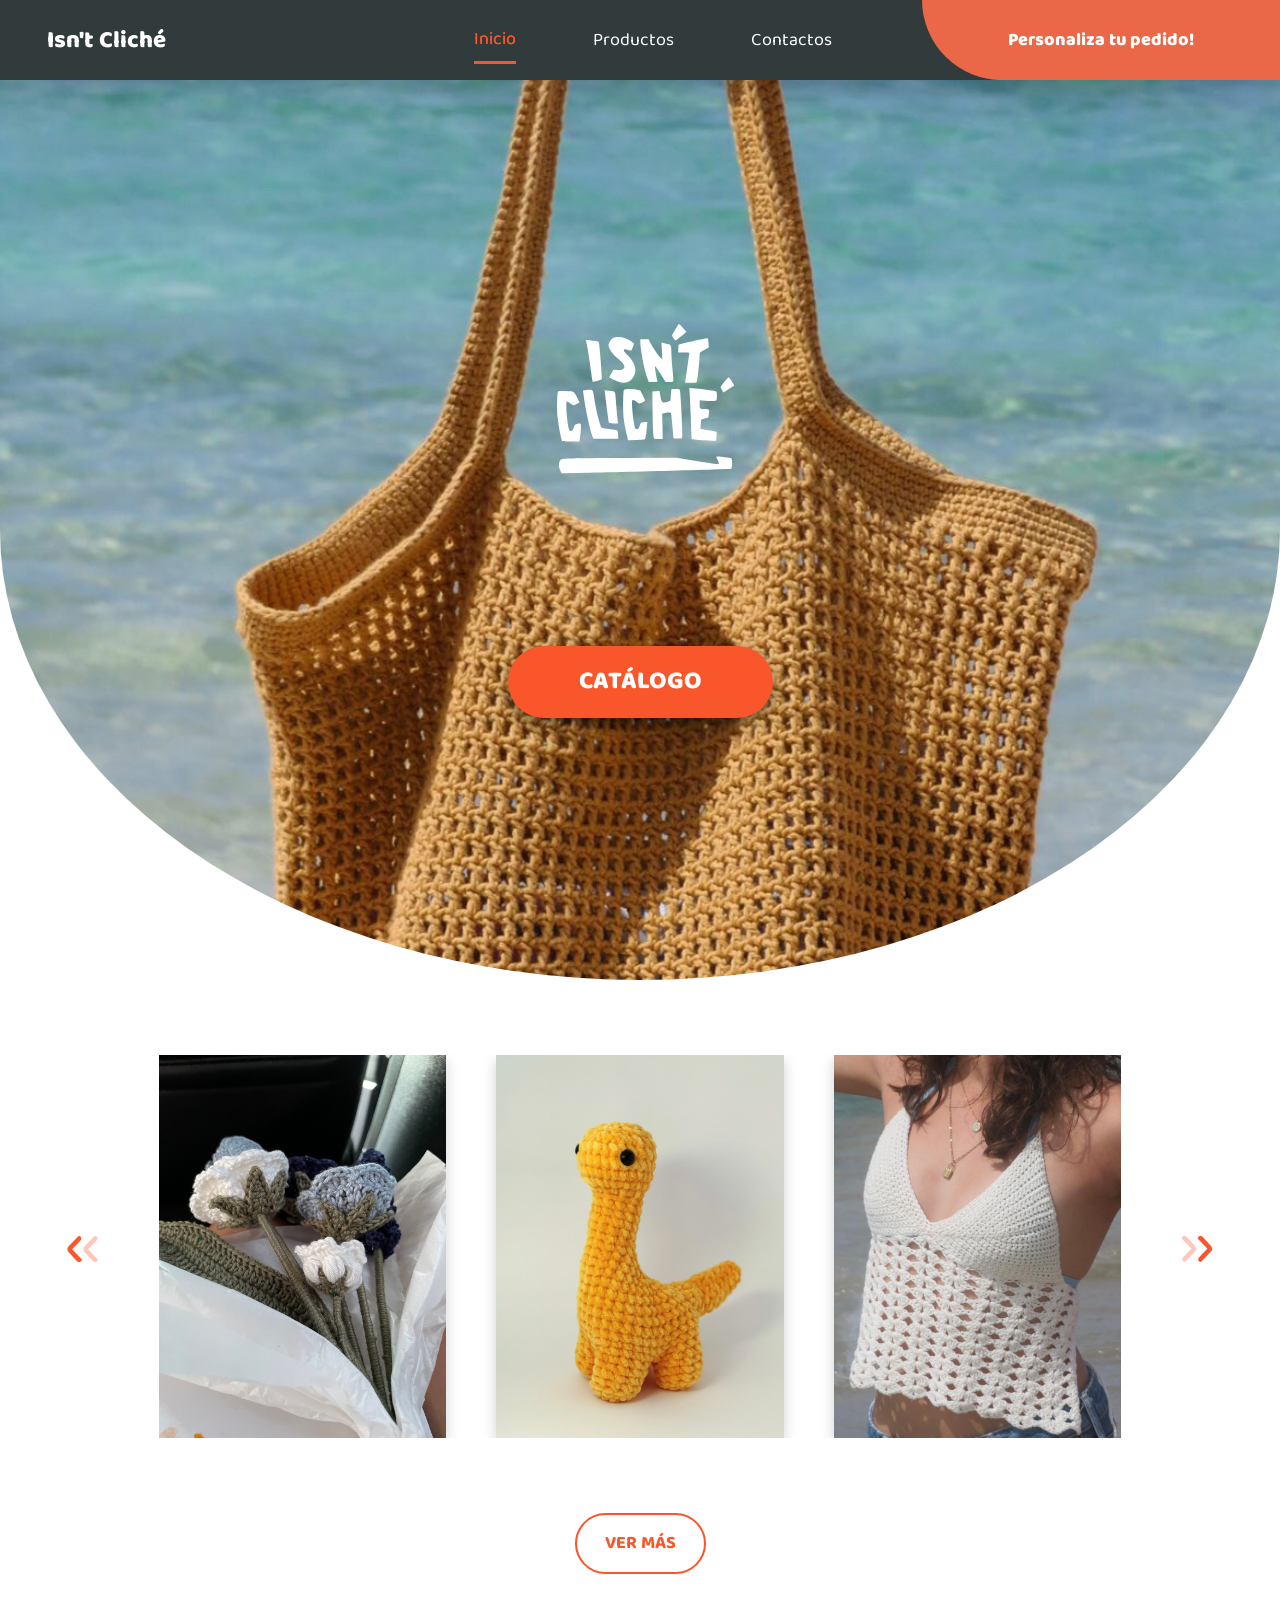
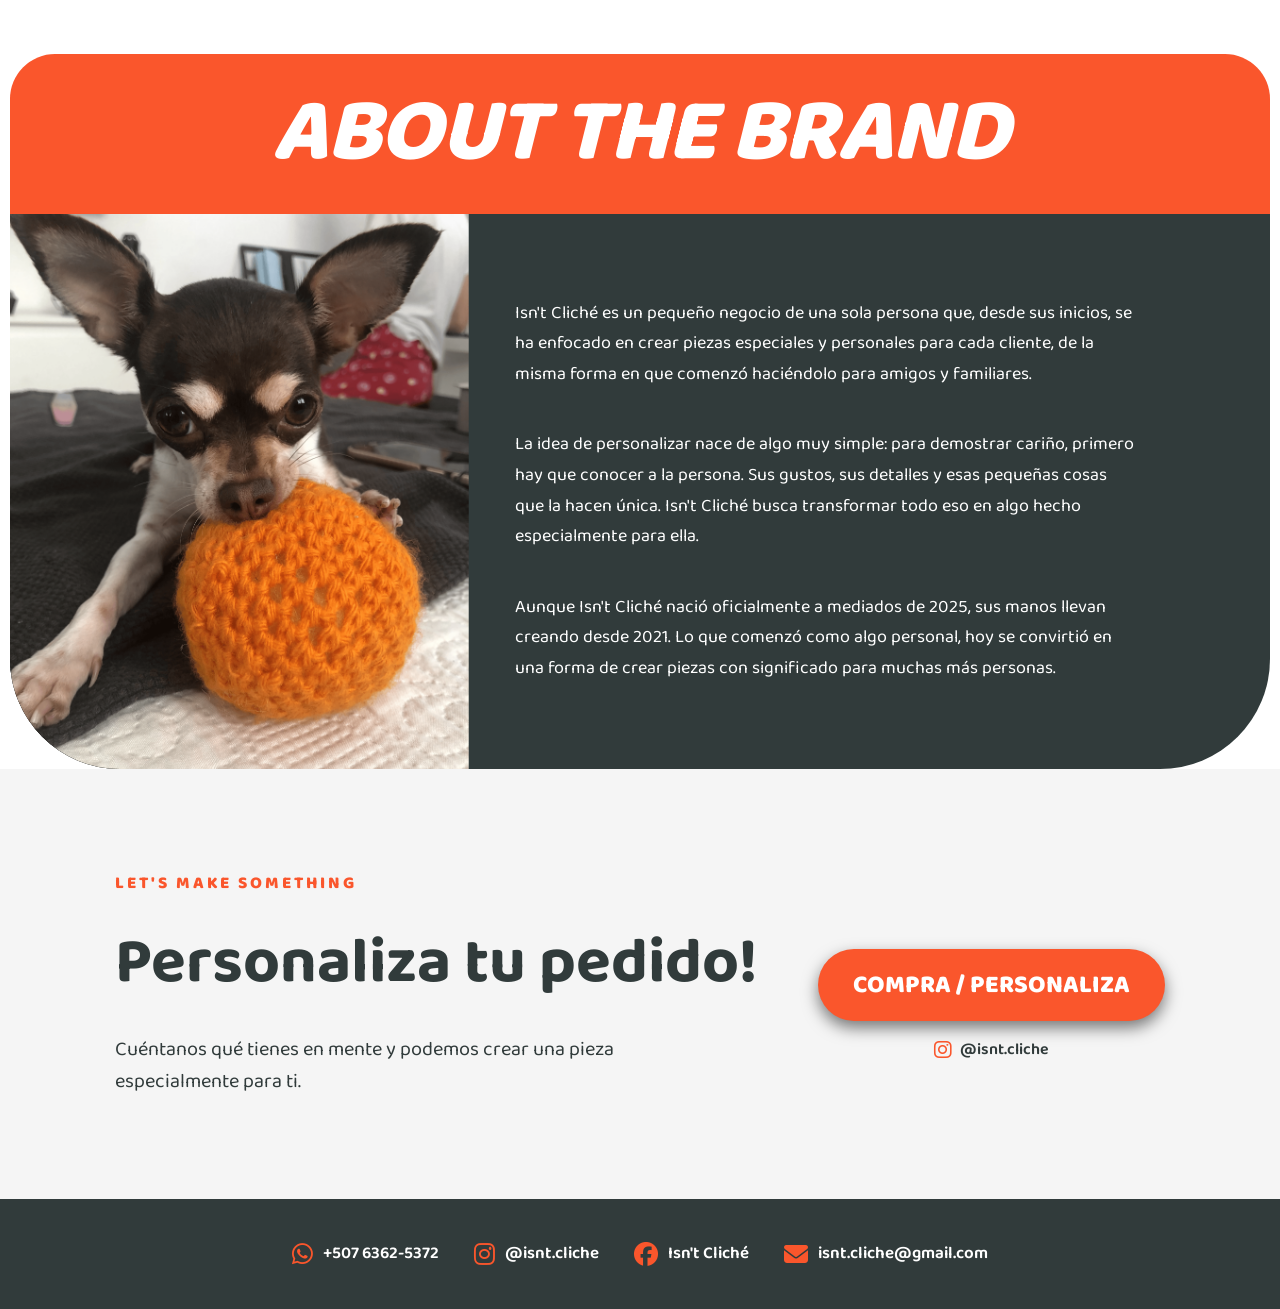
<file: index.html>
<!DOCTYPE html>
<html lang="es">
<head>
  <link rel="preconnect" href="https://fonts.googleapis.com">
  <link rel="preconnect" href="https://fonts.gstatic.com" crossorigin>
  <link href="https://fonts.googleapis.com/css2?family=Baloo+Bhai+2:wght@400;500;600;700;800&display=swap" rel="stylesheet">
  <meta charset="UTF-8">
  <meta name="viewport" content="width=device-width, initial-scale=1.0">
  <title>Isn't Cliché</title>
  <link rel="stylesheet" href="styles.css">
  <link
    rel="stylesheet"
    href="https://cdnjs.cloudflare.com/ajax/libs/font-awesome/6.5.2/css/all.min.css"
  >
</head>

<body>
  <!-- =========================
       FIXED NAVIGATION
       ========================= -->
  <header class="navbar">
    <a class="brand-name" href="#inicio">Isn't Cliché</a>

    <nav class="nav-links" aria-label="Navegación principal">
      <a class="active" href="#inicio">Inicio</a>
      <a href="#productos">Productos</a>
      <a href="#contactos">Contactos</a>
    </nav>

    <a class="custom-order" href="#contactos">Personaliza tu pedido!</a>
  </header>

  <main>
    <!-- =========================
         HERO / INICIO
         ========================= -->
    <section id="inicio" class="hero">
      <div class="hero-image"></div>

      <div class="hero-overlay">
        <div class="hero-logo">
          <svg viewBox="69 186 69 59" aria-label="Isn't Cliché logo" role="img">
            <path fill="currentColor" d="m 71.015786,242.9022 c -0.629231,-1.23339 -0.686898,-2.65261 -0.149972,-3.69091 0.373617,-0.7225 0.462173,-0.74851 3.108854,-0.91323 1.498355,-0.0933 11.475376,-0.182 22.171157,-0.19722 l 19.446875,-0.0277 7.57746,1.21862 c 4.16761,0.67024 7.82878,1.21862 8.13594,1.21862 0.71038,0 0.70838,-0.50943 -0.007,-1.72151 -0.33297,-0.56435 -0.46785,-1.0554 -0.32823,-1.19501 0.24245,-0.24245 5.09482,0.32075 5.63388,0.65391 0.40781,0.25204 0.37016,3.71749 -0.044,4.05404 -0.27209,0.22107 -55.907899,1.67608 -63.23004,1.65362 l -1.78056,-0.005 z m 0.698578,-11.32147 c -0.391573,-0.64205 -1.530918,-6.79922 -1.776359,-9.59969 -0.296586,-3.38404 -0.10861,-9.14483 0.306776,-9.40155 0.349951,-0.21628 4.498246,-0.15088 5.395836,0.0851 0.651907,0.17137 0.969351,0.56221 1.77641,2.18715 l 0.982659,1.97849 -1.209452,0.6148 c -1.201003,0.6105 -1.213414,0.61119 -1.77641,0.0992 -0.555743,-0.50539 -1.576349,-1.11088 -1.872479,-1.11088 -0.580213,0 0.260047,9.62555 0.954142,10.93012 0.472418,0.88792 1.321417,0.4374 1.712378,-0.90868 0.304855,-1.04961 0.472988,-1.24688 1.183878,-1.38906 1.519842,-0.30397 1.556166,-0.27412 1.556166,1.27869 0,0.79442 -0.133536,2.34223 -0.296747,3.43958 l -0.296746,1.99518 h -3.259514 c -1.792732,0 -3.313974,-0.0893 -3.380538,-0.19843 z m 52.774286,-0.35816 c -1.65567,-0.11904 -3.04185,-0.25087 -3.0804,-0.29294 -0.0386,-0.0421 -0.20322,-3.82698 -0.36592,-8.41088 -0.1627,-4.58391 -0.36482,-8.9767 -0.44915,-9.76176 l -0.15334,-1.42738 2.33893,0.18277 c 2.58925,0.20233 7.75816,0.91805 8.08385,1.11933 0.23873,0.14755 0.28376,2.7677 0.0577,3.35684 -0.14708,0.38327 -2.04386,0.40569 -5.47188,0.0647 l -0.99219,-0.0987 v 1.53401 c 0,1.72444 0.13375,1.85263 1.93987,1.85927 1.69889,0.006 1.88879,0.22927 1.60723,1.88766 l -0.23981,1.41247 -1.35349,0.36105 -1.35348,0.36105 -0.16253,1.74046 c -0.0894,0.95725 -0.13233,1.77066 -0.0954,1.80756 0.0369,0.0369 1.4058,0.29455 3.04198,0.57254 1.63618,0.27798 3.02363,0.55418 3.08322,0.61377 0.0596,0.0596 0.041,0.85127 -0.0413,1.75928 l -0.1497,1.65094 -1.6169,-0.0378 c -0.8893,-0.0208 -2.97154,-0.13518 -4.6272,-0.25422 z M 96.3275,228.42726 c -0.366581,-1.57619 -0.805424,-3.9969 -0.975206,-5.37935 -0.326416,-2.65781 -0.27442,-10.6639 0.07149,-11.00856 0.366451,-0.36513 3.240262,-0.43253 4.783326,-0.11219 l 1.50863,0.31319 0.91921,1.8253 c 0.50556,1.00392 0.9192,1.92529 0.9192,2.04749 0,0.23734 -1.68663,1.11394 -2.14329,1.11394 -0.1503,0 -0.66351,-0.29766 -1.14048,-0.66146 -0.47697,-0.3638 -1.080945,-0.66146 -1.342168,-0.66146 -0.437013,0 -0.463793,0.23777 -0.335256,2.97657 0.07683,1.6371 0.350911,4.13742 0.609063,5.55625 0.454792,2.49957 0.491239,2.57968 1.173671,2.57968 0.60925,0 0.75681,-0.16963 1.09327,-1.25677 0.38759,-1.25236 0.39344,-1.25706 1.66652,-1.33874 l 1.27756,-0.082 -0.18947,2.06634 c -0.22866,2.49366 -0.5398,4.27362 -0.79114,4.52597 -0.10201,0.10242 -1.59239,0.22567 -3.31195,0.2739 l -3.126474,0.0877 z m 11.02213,2.38064 c -0.52924,-0.10887 -0.5831,-0.3298 -0.75048,-3.07874 -0.0992,-1.6288 -0.19979,-5.69989 -0.22359,-9.04687 l -0.0433,-6.08542 1.3696,-0.0793 1.3696,-0.0793 0.34034,2.02547 c 0.38329,2.2811 0.75027,2.62354 2.41032,2.24914 1.36336,-0.30749 1.5216,-0.47192 1.5216,-1.58116 0,-0.55319 0.0757,-1.55819 0.16826,-2.23335 l 0.16825,-1.22755 h 1.53371 c 1.23217,0 1.5606,0.091 1.67051,0.46302 0.23871,0.80794 0.99846,14.67135 0.90986,16.6026 l -0.085,1.85209 -1.65365,0.0788 c -1.44418,0.0688 -1.65376,0.0185 -1.65456,-0.39688 -0.002,-0.89391 -0.80109,-8.94154 -0.92109,-9.27304 -0.1447,-0.39973 -1.68227,-0.43402 -2.66738,-0.0595 l -0.71342,0.27125 0.10088,4.82198 0.10088,4.82199 -1.19062,0.036 c -0.65485,0.0198 -1.4472,-0.0168 -1.76078,-0.0813 z m -23.923617,-0.80064 c -1.037759,-2.72951 -2.811652,-10.99764 -3.546405,-16.52982 l -0.164172,-1.23609 1.433407,-0.17909 c 2.452061,-0.30637 2.369303,-0.39742 2.89386,3.18372 0.717146,4.89595 2.282028,10.94145 2.920671,11.28324 0.287484,0.15386 1.746006,0.40661 3.24116,0.56168 2.7165,0.28173 2.718575,0.28249 2.874668,1.06296 0.08591,0.42957 0.156206,1.18287 0.156206,1.674 v 0.89297 H 88.46636 83.697311 Z m 6.247762,-5.43799 c -0.121968,-0.38256 -1.104655,-7.61279 -1.423257,-10.47176 l -0.216074,-1.93894 1.608295,0.17204 c 2.624309,0.28074 2.443879,0.0533 2.657562,3.35021 0.104706,1.61552 0.334416,4.35073 0.510467,6.07824 L 93.13086,224.9 h -1.675821 c -1.108032,0 -1.711547,-0.11206 -1.781264,-0.33073 z m 43.268615,-12.59567 -0.53845,-1.05545 1.46522,-1.87262 c 0.80587,-1.02994 1.56063,-1.87262 1.67723,-1.87262 0.23024,0 2.13902,2.77232 2.13902,3.10671 0,0.18389 -0.70585,0.65529 -3.35906,2.24335 l -0.84551,0.50607 z M 93.3677,208.91539 c -1.38037,-0.44189 -3.572562,-1.48932 -3.569392,-1.70547 0.0014,-0.0931 0.361367,-0.79509 0.800002,-1.55994 l 0.79752,-1.39064 1.441193,0.16939 c 1.109978,0.13045 1.594994,0.0686 2.110414,-0.26911 1.321528,-0.8659 0.737808,-2.00323 -2.332736,-4.54516 -1.614058,-1.33619 -3.07672,-3.50688 -3.080976,-4.57239 -0.004,-0.99608 0.800682,-2.41252 1.607555,-2.82977 1.775273,-0.91803 5.139066,-0.29613 7.295736,1.34885 l 0.851032,0.64911 -0.415654,1.25581 c -0.228609,0.69069 -0.497811,1.34783 -0.598225,1.46031 -0.100414,0.11248 -0.634269,0.0158 -1.186343,-0.21489 -1.044244,-0.43632 -1.735751,-0.36538 -1.735751,0.17804 0,0.17411 0.715733,1.06193 1.590518,1.97293 2.602912,2.71066 3.438427,5.20443 2.497896,7.45544 -1.08183,2.58919 -3.229346,3.50773 -6.072789,2.59749 z m 25.65195,-0.48571 c 0.1677,-1.00392 1.46784,-10.42704 1.46784,-10.63853 0,-0.0788 -0.9525,-0.14324 -2.11667,-0.14324 h -2.11666 v -1.43959 c 0,-0.79178 0.1039,-1.50381 0.23089,-1.58229 0.501,-0.30964 10.91552,-2.58865 11.07961,-2.42456 0.0963,0.0963 0.22324,0.93131 0.28209,1.85558 l 0.10701,1.68048 -1.74876,0.97796 c -1.37688,0.77 -1.74876,1.10936 -1.74876,1.59585 0,2.45174 -0.85473,10.58866 -1.13069,10.76397 -0.17848,0.11339 -1.25265,0.20799 -2.38703,0.21022 l -2.06251,0.004 z m -36.198448,-3.43045 c -0.415086,-3.62264 -1.532966,-10.402 -1.927429,-11.68885 -0.141801,-0.46259 -0.04463,-0.48755 1.265374,-0.3249 3.916467,0.48625 3.630195,0.36615 3.770453,1.58182 0.514881,4.46272 1.186457,13.27255 1.023521,13.42669 -0.222875,0.21085 -2.9056,1.03101 -3.372408,1.03101 -0.18798,0 -0.468765,-1.4883 -0.759511,-4.02577 z m 21.558478,2.50441 c -1.16436,-3.15247 -2.67196,-10.97764 -2.67617,-13.89062 l -10e-4,-0.99219 h 1.58212 1.58212 l 0.56457,1.12448 c 0.82169,1.63659 3.26018,5.25962 4.01416,5.96411 l 0.6489,0.6063 -0.13279,-3.22418 -0.13279,-3.22418 0.73022,0.18327 c 0.40162,0.1008 1.10328,0.25381 1.55925,0.34001 1.38743,0.2623 1.49003,0.47432 1.49591,3.09123 0.003,1.32825 0.18012,4.20094 0.39364,6.38375 0.55558,5.67999 0.66906,5.16154 -1.12667,5.14737 l -1.52135,-0.012 -1.97688,-3.22914 c -1.21976,-1.99244 -2.01184,-3.05523 -2.0682,-2.77504 -0.0831,0.4132 0.51083,3.98798 0.90265,5.43287 0.15534,0.57283 0.0965,0.59532 -1.55696,0.59532 h -1.71838 z m 10.08854,-15.23172 c -0.32742,-0.48095 -0.59531,-0.97108 -0.59531,-1.08916 0,-0.20056 2.28331,-4.09243 2.57131,-4.38276 0.0722,-0.0728 0.75988,0.56774 1.52824,1.42334 l 1.39702,1.55563 -0.83006,0.7003 c -1.36023,1.1476 -3.29398,2.67086 -3.38812,2.66892 -0.0483,-0.001 -0.35566,-0.39532 -0.68308,-0.87627 z" />
          </svg>
        </div>
        <a class="primary-button" href="catalog.html">CATÁLOGO</a>
      </div>
    </section>

    <!-- =========================
         PRODUCT CAROUSEL
         ========================= -->
    <section id="productos" class="carousel-section">

  <button class="carousel-arrow carousel-prev" aria-label="Foto anterior">
    <span class="arrow-back">‹</span>
    <span class="arrow-front">‹</span>
  </button>

  <div class="carousel-window">
    <div class="carousel-track" id="carouselTrack">

      <article class="carousel-card">
        <img src="images/HEIC to PNG/flores_dory.png" alt="Producto 1">
      </article>

      <article class="carousel-card">
        <img src="images/JPG/IMG_7891.jpg" alt="Producto 2">
      </article>

      <article class="carousel-card">
        <img src="images/JPG/36c215d2-eac6-42fd-93ba-dca304d7161e.JPG" alt="Producto 3">
      </article>

      <article class="carousel-card">
        <img src="images/JPG/IMG_7994.jpg" alt="Producto 4">
      </article>

      <article class="carousel-card">
        <img src="images/HEIC to PNG/flor_amarilla.png" alt="Producto 5">
      </article>

      <article class="carousel-card">
        <img src="images/JPG/top_celeste.jpg" alt="Producto 6">
      </article>

      <article class="carousel-card">
        <img src="images/HEIC to PNG/dinosaurio_party.png" alt="Producto 7">
      </article>

      <article class="carousel-card">
        <img src="images/HEIC to PNG/baymax.png" alt="Producto 8">
      </article>

      <article class="carousel-card">
        <img src="images/JPG/Cartera_beige.jpg" alt="Producto 9">
      </article>

      <article class="carousel-card">
        <img src="images/JPG/top_azul.jpg" alt="Producto 10">
      </article>

    </div> <!-- closes carousel-track -->
  </div> <!-- closes carousel-window -->

  <button class="carousel-arrow carousel-next" aria-label="Foto siguiente">
    <span class="arrow-front">›</span>
    <span class="arrow-back">›</span>
  </button>

</section>

<div class="carousel-more">
  <a href="catalog.html" class="carousel-more-button">
    VER MÁS
  </a>
</div>

    <!-- =========================
         ABOUT THE BRAND
         ========================= -->
    <section id="about" class="about-section">
      <div class="about-title">
        <h1>ABOUT THE BRAND</h1>
      </div>

      <div class="about-content">
        <div class="about-photo">
          <img src="images/HEIC to PNG/Luna_crochet.png" alt="Producto hecho a mano">
        </div>

        <div class="about-copy">
          <p>
            Isn't Cliché es un pequeño negocio de una sola persona que, desde sus inicios, se ha enfocado en crear piezas especiales y personales para cada cliente, de la misma forma en que comenzó haciéndolo para amigos y familiares.
          </p>

          <p>
            La idea de personalizar nace de algo muy simple: para demostrar cariño, primero hay que conocer a la persona. Sus gustos, sus detalles y esas pequeñas cosas que la hacen única. Isn't Cliché busca transformar todo eso en algo hecho especialmente para ella.
          </p>

          <p>
            Aunque Isn't Cliché nació oficialmente a mediados de 2025, sus manos llevan creando desde 2021. Lo que comenzó como algo personal, hoy se convirtió en una forma de crear piezas con significado para muchas más personas.
          </p>
        </div>
      </div>
    </section>

    <!-- =========================
         CONTACTS
         ========================= -->
    <section id="contactos" class="contact-section">

      <div>
        <p class="section-kicker">LET'S MAKE SOMETHING</p>

        <h2>Personaliza tu pedido!</h2>

        <p class="contact-text">
          Cuéntanos qué tienes en mente y podemos crear una pieza
          especialmente para ti.
        </p>
      </div>

      <div class="contact-actions">

        <a
          class="primary-button"
          href="https://ig.me/m/isnt.cliche"
          target="_blank"
          rel="noopener"
        >
          COMPRA / PERSONALIZA
        </a>

        <a
          class="contact-instagram"
          href="https://instagram.com/isnt.cliche"
          target="_blank"
          rel="noopener"
        >
          <i class="fa-brands fa-instagram"></i>
          @isnt.cliche
        </a>

      </div>

    </section>
  </main>

  <footer class="footer">

    <a href="https://wa.me/50763625372" target="_blank" rel="noopener">
      <i class="fa-brands fa-whatsapp"></i>
      +507 6362-5372
    </a>

    <a href="https://instagram.com/isnt.cliche" target="_blank" rel="noopener">
      <i class="fa-brands fa-instagram"></i>
      @isnt.cliche
    </a>

    <a href="https://facebook.com/profile.php?id=61594036238719" target="_blank" rel="noopener">
      <i class="fa-brands fa-facebook"></i>
      Isn't Cliché
    </a>

    <a id="emailLink" href="#">
      <i class="fa-solid fa-envelope"></i>
      isnt.cliche@gmail.com
    </a>

  </footer>

  <script src="script.js"></script>
</body>
</html>
</file>
<file: styles.css>
/* =========================================================
   ISN'T CLICHÉ — GLOBAL STYLES
   Colors sampled from the supplied design:
   Dark charcoal: #313B3B
   Main orange:   #FA562C
   Coral orange:  #EA6847
   Off-white:     #F5F5F5
   ========================================================= */

:root {
  --charcoal: #313B3B;
  --orange: #FA562C;
  --coral: #EA6847;
  --white: #FFFFFF;
  --off-white: #F5F5F5;
  --mint: #E7F8F7;
  --max-width: 1300px;
  --nav-height: 80px;
}

* {
  box-sizing: border-box;
  margin: 0;
  padding: 0;
  font-family: "Baloo Bhai 2", sans-serif;
}


/* Font override */
body,
button,
input,
textarea,
select,
.navbar,
.navbar a,
.brand-name,
.nav-links a,
.custom-order,
.primary-button,
.about-title h1,
.about-copy,
.contact-section,
.footer {
  font-family: "Baloo Bhai 2", sans-serif !important;
}

html {
  scroll-behavior: smooth;
  scroll-padding-top: 118px;
}

body {
  background: var(--white);
  color: var(--charcoal);
  font-family: "Baloo Bhai 2", sans-serif;
  overflow-x: hidden;
}

a {
  color: inherit;
  text-decoration: none;
}

/* =========================================================
   NAVBAR
   ========================================================= */

.navbar {
  position: fixed;
  z-index: 1000;
  top: 0;
  left: 0;
  width: 100%;
  height: var(--nav-height);
  display: flex;
  align-items: center;
  background: var(--charcoal);
  color: var(--white);
  box-shadow: 0 5px 16px rgba(0, 0, 0, .15);
  font-family: "Baloo Bhai 2", sans-serif;
}

.brand-name {
  width: 30%;
  padding-left: 3.7vw;
  font-size: clamp(24px, 1vw, 31px);
  font-weight: 800;
  transition: transform .25s ease, color .25s ease;
}

.brand-name:hover {
  color: var(--orange);
  transform: translateY(-2px);
}

.nav-links {
  height: 100%;
  width: 42%;
  display: flex;
  justify-content: center;
  align-items: center;
  gap: clamp(45px, 6vw, 90px);
}

.nav-links a {
  position: relative;
  font-size: clamp(18px, 1vw, 25px);
  transition: color .25s ease, transform .25s ease;
}

.nav-links a::after {
  content: "";
  position: absolute;
  left: 50%;
  bottom: -10px;
  width: 0;
  height: 3px;
  background: var(--orange);
  transform: translateX(-50%);
  transition: width .25s ease;
}

.nav-links a:hover,
.nav-links a.active {
  color: var(--orange);
  transform: translateY(-1px);
  text-shadow: 0 0 0.4px currentColor;
}

.nav-links a:hover::after,
.nav-links a.active::after {
  width: 100%;
}

.custom-order {
  width: 28%;
  height: 100%;
  display: flex;
  align-items: center;
  justify-content: center;
  background: var(--coral);
  border-radius: 0 0 0 100px;
  font-size: clamp(18px, 1vw, 25px);
  font-weight: 800;
  transition: background .25s ease, padding-left .25s ease;
}

.custom-order:hover {
  background: var(--orange);
  padding-left: 8px;
}

/* =========================================================
   HERO
   ========================================================= */

.hero {
  position: relative;
  min-height: 740px;
  height: 100vh;
  max-height: 900px;
  margin-top: var(--nav-height);
  overflow: hidden;
  border-radius: 0 0 100% 100% / 0 0 100% 100%;
}

.hero-image {
  position: absolute;
  inset: 0;
  background-image:
    linear-gradient(rgba(0,0,0,.04), rgba(0,0,0,.04)),
    url("images/tote_bag.JPG");
  background-size: cover;
  background-position: center 40%;
}

.hero-overlay {
  position: absolute;
  inset: 0;
  display: flex;
  flex-direction: column;
  align-items: center;
  justify-content: center;
  padding-top: 100px;
}

.hero-logo {
  width: min(65vw, 180px);
  color: var(--white);
  display: flex;
  align-items: center;
  justify-content: center;
  margin-bottom: 5px;
  transform: translate(5px, -120px);
  transition: transform .3s ease, opacity .3s ease;
}

.hero-logo:hover {
  transform: translate(5px, -120px) scale(1.02);
  opacity: 1;
}

.hero-logo svg {
  width: 100%;
  height: auto;
  display: block;
  overflow: visible;
}

.hero-line {
  width: clamp(130px, 16vw, 190px);
  height: 13px;
  background: white;
  border-radius: 100px;
  margin-top: 25px;
  transform: rotate(-1deg);
}

.primary-button {
  display: inline-flex;
  align-items: center;
  justify-content: center;
  min-width: 265px;
  min-height: 72px;
  padding: 15px 35px;
  margin-top: 45px;
  border-radius: 100px;
  background: var(--orange);
  color: white;
  font-size: 25px;
  font-weight: 800;
  transition: transform .25s ease, box-shadow .25s ease, background .25s ease;
  box-shadow: 0 7px 16px rgba(0, 0, 0, 0.514);
}

.primary-button:hover {
  transform: translateY(-5px) scale(1.025);
  background: rgb(255, 67, 24);
  box-shadow: 0 13px 24px rgba(0,0,0,.5);
}

/* =========================================================
   CAROUSEL
   ========================================================= */

.carousel-section {
  position: relative;
  width: min(1150px, 92vw);
  margin: 75px auto 105px;
  display: flex;
  align-items: center;
  justify-content: center;
  gap: 35px;
}

.carousel-window {
  width: 100%;
  overflow: hidden;
}

.carousel-track {
  display: flex;
  gap: 50px;
  transition: transform .55s cubic-bezier(.2,.75,.2,1);
}

.carousel-card {
  flex: 0 0 calc((100% - 100px) / 3);
  aspect-ratio: 3 / 4;
  background: var(--off-white);
  overflow: hidden;
  box-shadow: 0 5px 13px rgba(0,0,0,.18);
  transition: transform .3s ease, box-shadow .3s ease;
}

.carousel-card:hover {
  transform: translateY(-8px);
  box-shadow: 0 15px 25px rgba(0,0,0,.20);
}

.carousel-card img {
  width: 100%;
  height: 100%;
  object-fit: cover;
  display: block;
}

.carousel-arrow {
  position: relative;
  width: 70px;
  height: 80px;
  border: 0;
  background: transparent;
  cursor: pointer;
  color: var(--orange);
  font-family: Arial, sans-serif;
}

.carousel-arrow span {
  position: absolute;
  top: 50%;
  transform: translateY(-50%);
  font-size: 70px;
  line-height: 1;
}

.arrow-front {
  opacity: 0.32;
  z-index: 2;
}

.arrow-back {
  opacity: 1;
  z-index: 1;
}

/* LEFT */
.carousel-prev .arrow-back {
  left: 0;
}

.carousel-prev .arrow-front {
  left: 16px;
}

/* RIGHT */
.carousel-next .arrow-front {
  right: 16px;
}

.carousel-next .arrow-back {
  right: 0;
}

.carousel-arrow:hover {
  color: var(--coral);
  transform: scale(1.12);
}

.carousel-more {
  display: flex;
  justify-content: center;
  margin-top: -30px;
  margin-bottom: 80px;
}

.carousel-more-button {
  display: inline-flex;
  align-items: center;
  justify-content: center;
  padding: 14px 28px;

  border: 2px solid var(--orange);
  border-radius: 100px;

  color: var(--orange);
  font-weight: 700;
  font-size: 18px;

  transition:
    background .25s ease,
    color .25s ease,
    transform .25s ease;
}

.carousel-more-button:hover {
  background: var(--orange);
  color: white;
  transform: translateY(-3px);
}

/* =========================================================
   ABOUT BRAND
   ========================================================= */

.about-section {
  width: 100%;
  margin-top: 20px;
}

.about-title {
  width: calc(100% - 20px);
  min-height: 160px;
  margin: 0 10px;
  display: flex;
  align-items: center;
  justify-content: center;
  background: var(--orange);
  border-radius: 45px 45px 0 0;
}

.about-title h1 {
  color: white;
  font-family: "Baloo Bhai 2", sans-serif;
  font-weight: 800;
  font-style: italic;
  font-size: clamp(50px, 7vw, 90px);
  letter-spacing: -2px;
  text-align: center;
}

.about-content {
  margin: 0 auto;
  width: calc(100% - 20px);
  min-height: 350px;
  display: grid;
  grid-template-columns: 33% 67%;
  background: var(--charcoal);
  color: white;
  border-radius: 0 0px 110px 110px;
  overflow: hidden;
}

.about-photo {
  min-height: 350px;
  background: #222;
}

.about-photo img {
  width: 100%;
  height: 100%;
  display: block;
  object-fit: cover;
  transform: scale(1.15) translate(10px, 25px);
}

.about-copy {
  max-width: 800px;
  padding: 7px 7vw 7px;
  display: flex;
  flex-direction: column;
  justify-content: center;
  gap: 40px;
}

.about-copy p {
  font-size: 18px;
  line-height: 1.7;
  text-justify: justify;
  text-justify: inter-word;
  font-weight: 100;

}

/* =========================================================
   CONTACTS
   ========================================================= */

.contact-section {
  min-height: 430px;
  padding: 90px 9vw;
  display: flex;
  align-items: center;
  justify-content: space-between;
  gap: 60px;
  background: var(--off-white);
}

.section-kicker {
  color: var(--orange);
  font-size: 17px;
  font-weight: 900;
  letter-spacing: 3px;
  margin-bottom: 15px;
}

.contact-section h2 {
  font-size: clamp(40px, 5vw, 70px);
  margin-bottom: 18px;
}

.contact-text {
  max-width: 600px;
  font-size: 20px;
  line-height: 1.6;
}

.contact-actions {
  display: flex;
  flex-direction: column;
  align-items: center;
}

.contact-instagram {
  margin-top: 16px;
  display: flex;
  align-items: center;
  gap: 8px;
  font-size: 16px;
  font-weight: 600;
}

.contact-instagram i {
  color: var(--orange);
  font-size: 20px;
}

/* =========================================================
   CATALOG PAGE
   ========================================================= */

.catalog-filters {
  display: flex;
  justify-content: center;
  flex-wrap: wrap;
  gap: 14px;
  margin-bottom: 25px;
}

.product-info h2 {
  font-size: 24px;
  margin-bottom: 10px;
}

.product-availability {
  font-weight: 800;
  color: var(--orange);
  margin-bottom: 6px;
}
.availability-filters {
  display: flex;
  justify-content: center;
  gap: 14px;
  margin-bottom: 35px;
}

/* AVAILABILITY FILTERS */
.availability-filters {
  display: flex;
  justify-content: center;
  flex-wrap: wrap;
  gap: 12px;
  margin-bottom: 45px;
}

.availability-button {
  border: 1.5px solid var(--orange);
  background: white;
  color: var(--orange);

  padding: 8px 16px;
  border-radius: 100px;

  font-size: 15px;
  font-weight: 700;
  cursor: pointer;

  transition:
    background .25s ease,
    color .25s ease,
    transform .25s ease;
}

.availability-button:hover {
  transform: translateY(-2px);
}

.availability-button.active {
  background: var(--orange);
  color: white;
}

.product-availability {
  font-weight: 700;
  transition: color .25s ease;
}

/* available product */
.product-card:hover .product-availability.available {
  color: #2e9b55;
}

/* made to order */
.product-card:hover .product-availability.made-to-order {
  color: var(--orange);
}

.product-specification {
  font-size: 15px;
  color: #687272;
  margin-bottom: 6px;
}

.product-description {
  font-size: 15px;
  color: #687272;
}

/* CATEGORY FILTERS */
.filter-button {
  border: 0;
  background: transparent;
  color: var(--charcoal);
  font-size: 17px;
  font-weight: 600;
  cursor: pointer;
  padding: 8px 14px;
}

.filter-button:hover,
.filter-button.active {
  color: var(--orange);
  font-weight: 800;
}

.catalog-main {
  padding: calc(var(--nav-height) + 80px) 7vw 100px;
  min-height: 100vh;
}

.catalog-heading {
  text-align: center;
  max-width: 750px;
  margin: 0 auto 70px;
}

.catalog-heading h1 {
  font-family: "Arial Black", Impact, sans-serif;
  font-style: italic;
  font-size: clamp(55px, 8vw, 100px);
  color: var(--orange);
  line-height: .95;
  margin-bottom: 25px;
}

.catalog-heading > p:last-child {
  font-size: 20px;
  line-height: 1.6;
}

.catalog-grid {
  max-width: 1150px;
  margin: auto;
  display: grid;
  grid-template-columns: repeat(3, 1fr);
  gap: 35px;
}

.product-card {
  background: white;
  border-radius: 28px;
  overflow: hidden;
  box-shadow: 0 6px 18px rgba(0,0,0,.12);
  transition: transform .3s ease, box-shadow .3s ease;
}

.product-card:hover {
  transform: translateY(-9px);
  box-shadow: 0 18px 35px rgba(0,0,0,.18);
}

.product-image {
  aspect-ratio: 1 / 1;
  background: var(--off-white);
  overflow: hidden;
}

.product-image img {
  width: 100%;
  height: 100%;
  display: block;
  object-fit: cover;
}

.product-info {
  padding: 24px 25px 27px;
}

.product-info h2 {
  font-size: 24px;
  margin-bottom: 7px;
}

.product-info p {
  color: #687272;
}

.catalog-return {
  display: flex;
  justify-content: center;
  margin-top: 75px;
}

/* =========================================================
   PRODUCT PREVIEW
   ========================================================= */

.product-card {
  cursor: pointer;
}


/* FULL SCREEN AREA */

.product-preview {
  position: fixed;
  inset: 0;

  z-index: 3000;

  display: flex;
  align-items: center;
  justify-content: center;

  padding: 35px;

  opacity: 0;
  visibility: hidden;

  transition:
    opacity .3s ease,
    visibility .3s ease;
}


.product-preview.open {
  opacity: 1;
  visibility: visible;
}


/* DARK BACKGROUND */

.preview-backdrop {
  position: absolute;
  inset: 0;

  background: rgba(20, 25, 25, .72);

  backdrop-filter: blur(5px);
}


/* MODAL */

.preview-window {
  position: relative;

  z-index: 1;

  width: min(1050px, 92vw);
  height: min(620px, 85vh);

  background: white;

  border-radius: 30px;

  overflow: hidden;

  box-shadow:
    0 25px 70px rgba(0,0,0,.35);

  transform: scale(.96);

  transition: transform .3s ease;
}

.product-preview.open .preview-window {
  transform: scale(1);
}


/* CONTENT */

.preview-content {
  width: 100%;
  height: 100%;

  display: grid;

  grid-template-columns: 40% 60%;

  transition:
    opacity .18s ease,
    transform .18s ease;
}

/* FULL IMAGE */

.preview-image {
  width: 100%;
  height: 100%;

  display: flex;
  align-items: center;
  justify-content: center;

  padding: 55px 45px 55px 75px;

  background: white;
  overflow: hidden;
}

.preview-image img {
  display: block;

  width: auto;
  height: auto;

  max-width: 100%;
  max-height: 430px;

  object-fit: contain;
}

.preview-content.switching {
  opacity: 0;
  transform: translateX(10px);
}


/* INFORMATION */

.preview-info {
  height: 100%;
  padding: 55px 30px 55px 110px;

  display: flex;
  flex-direction: column;
  justify-content: center;

}



.preview-info h2 {
  font-size: clamp(30px, 4vw, 48px);

  line-height: 1.05;

  margin:
    10px 0
    25px;
}


.preview-availability {
  font-size: 16px;
  font-weight: 800;

  transition: color .25s ease;
}


.preview-availability.available {
  color: #2e9b55;
}


.preview-availability.made-to-order {
  color: var(--orange);
}


.preview-specification {
  font-size: 17px;

  margin-bottom: 12px;

  color: #687272;
}


.preview-description {
  font-size: 17px;

  line-height: 1.6;

  color: #687272;
}

/* CLOSE BUTTON */

.preview-close {
  position: absolute;

  top: 18px;
  right: 22px;

  z-index: 5;

  width: 45px;
  height: 45px;

  border: 0;
  border-radius: 50%;

  background: rgba(255,255,255,.92);

  color: var(--charcoal);

  font-size: 32px;
  line-height: 1;

  cursor: pointer;

  transition:
    transform .2s ease,
    color .2s ease;
}


.preview-close:hover {
  transform: rotate(8deg) scale(1.08);
  color: var(--orange);
}


/* PREVIEW ARROWS */

.preview-arrow {
  position: absolute;

  top: 50%;

  z-index: 5;

  transform: translateY(-50%);

  width: 55px;
  height: 70px;

  border: 0;

  background: rgba(255,255,255,.88);

  color: var(--orange);

  font-size: 55px;

  cursor: pointer;

  border-radius: 50px;

  transition:
    transform .2s ease,
    background .2s ease;
}


.preview-arrow:hover {
  background: white;

  transform:
    translateY(-50%)
    scale(1.08);
}


.preview-prev {
  left: 20px;
}


.preview-next {
  right: 20px;
}


/* STOP PAGE FROM SCROLLING */

body.preview-open {
  overflow: hidden;
}

/* =========================================================
   FOOTER
   ========================================================= */

.footer {
  min-height: 110px;
  padding: 25px 6vw;
  display: flex;
  align-items: center;
  justify-content: center;
  flex-wrap: wrap;
  gap: 35px;
  background: var(--charcoal);
}

.footer a {
  display: flex;
  align-items: center;
  gap: 10px;
  color: white;
  font-size: 17px;
  font-weight: 600;
}

.footer i {
  color: var(--orange);
  font-size: 24px;
}

.footer a:hover {
  color: var(--orange);
}

/* =========================================================
   RESPONSIVE
   ========================================================= */

@media (max-width: 850px) {

  .product-preview {
    padding: 15px;
  }

  .preview-window {
    width: 94vw;
    height: 88vh;
  }

  .preview-content {
    grid-template-columns: 1fr;
    grid-template-rows: 32% 68%;
  }

  .preview-info {
    height: 100%;
    padding: 25px 55px 20px 30px;
    justify-content: center;
  }

  .preview-info h2 {
    font-size: 28px;
    margin: 5px 0 10px;
  }

  .preview-image {
    height: 100%;
    padding: 25px;
  }

  .preview-image img {
    width: auto;
    height: auto;
    max-width: 100%;
    max-height: 100%;
  }

  .preview-arrow {
    width: 42px;
    height: 55px;
    font-size: 40px;
  }

  .preview-prev {
    left: 7px;
  }

  .preview-next {
    right: 7px;
  }


  .navbar {
    flex-wrap: wrap;
  }

  .brand-name {
    width: 50%;
    padding-left: 22px;
  }

  .custom-order {
    width: 50%;
    height: 88px;
    border-radius: 0;
  }

  .nav-links {
    order: 3;
    width: 100%;
    height: 48px;
    gap: 35px;
    background: var(--charcoal);
  }

  .nav-links a {
    font-size: 16px;
  }

  .hero {
    margin-top: 136px;
    min-height: 650px;
  }

  .carousel-section {
    gap: 8px;
  }

  .carousel-track {
    gap: 18px;
  }

  .carousel-card {
    flex-basis: calc((100% - 18px) / 2);
  }

  .carousel-arrow {
    font-size: 48px;
  }

  .about-content {
    grid-template-columns: 1fr;
    border-radius: 0 0 70px 70px;
  }

  .about-photo {
    min-height: 420px;
  }

  .contact-section {
    flex-direction: column;
    align-items: flex-start;
  }

  .catalog-grid {
    grid-template-columns: repeat(2, 1fr);
  }
}

@media (max-width: 560px) {
  .brand-name {
    font-size: 21px;
  }

  .custom-order {
    font-size: 15px;
  }

  .nav-links {
    gap: 18px;
  }

  .hero {
    min-height: 570px;
  }

  .carousel-section {
    width: 94vw;
  }

  .carousel-card {
    flex-basis: 100%;
  }

  .carousel-arrow {
    font-size: 36px;
  }

  .about-title {
    min-height: 125px;
    border-radius: 30px 30px 0 0;
  }

  .about-title h1 {
    font-size: 10px;
  }

  .about-copy {
    padding: 50px 35px;
  }

  .catalog-main {
    padding-left: 20px;
    padding-right: 20px;
  }

  .catalog-grid {
    grid-template-columns: 1fr;
  }
}


/* JavaScript-generated image placeholders */
.image-placeholder {
  position: relative;
  display: flex !important;
  align-items: center;
  justify-content: center;
  min-height: 100%;
  background:
    radial-gradient(circle at 30% 30%, rgba(250,86,44,.18), transparent 30%),
    var(--off-white);
}

.placeholder-text {
  color: var(--charcoal);
  font-weight: 900;
  letter-spacing: 2px;
  opacity: .55;
}
</file>
